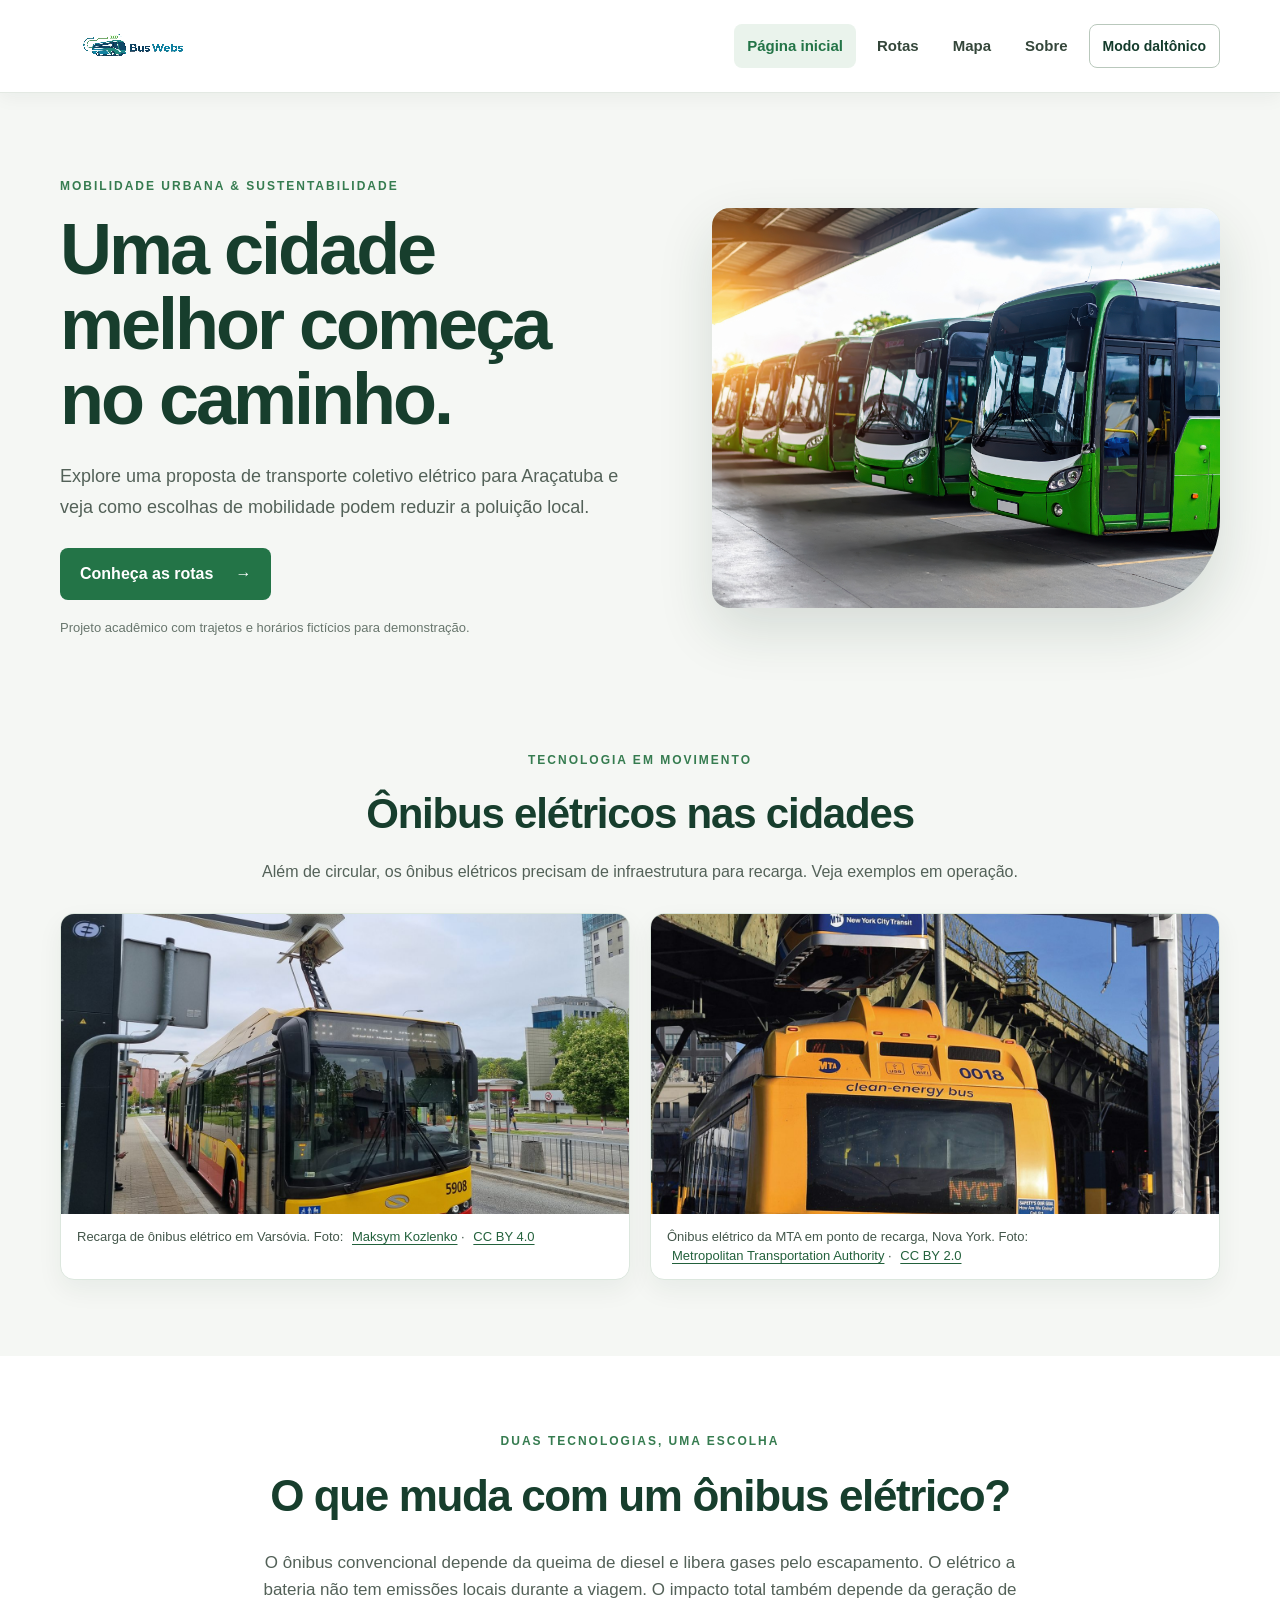
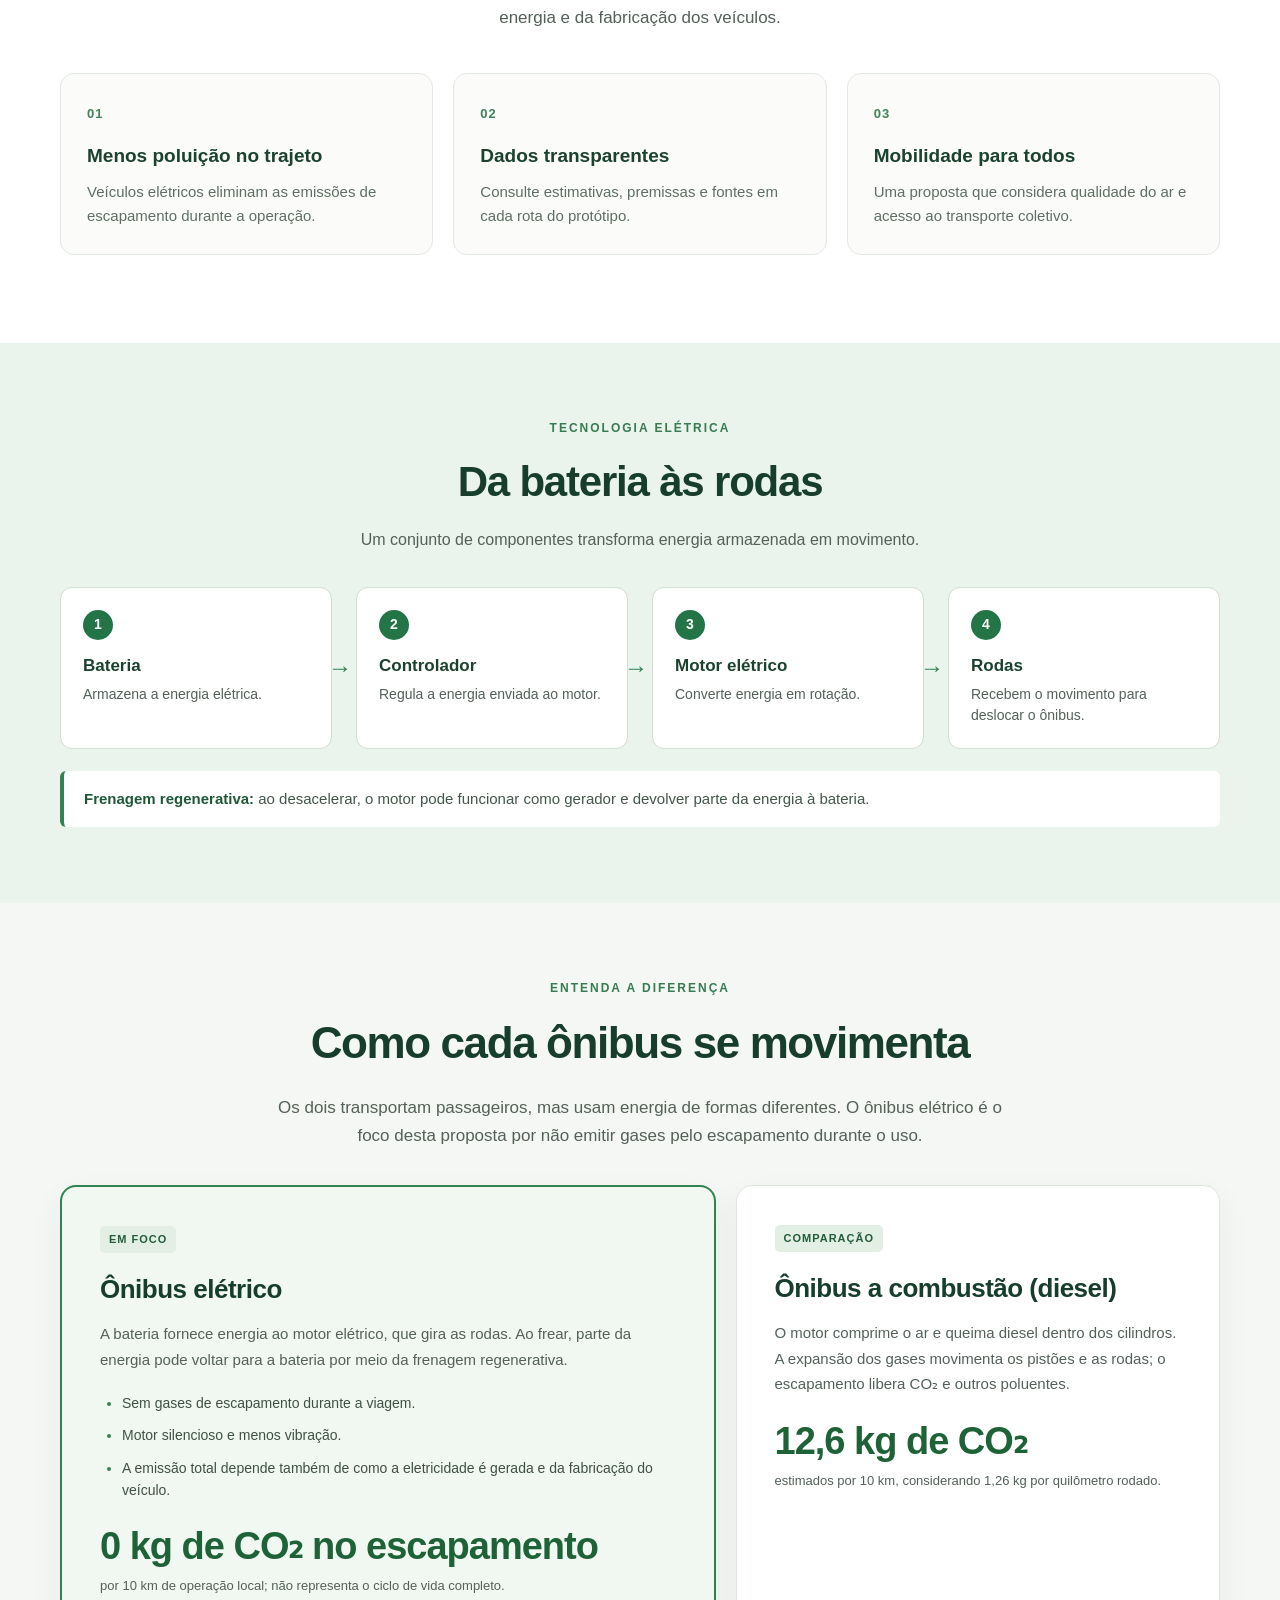
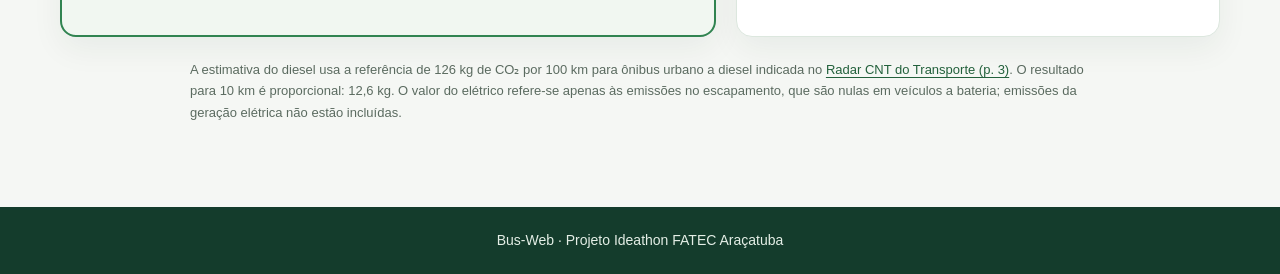
<file: index.html>
<!DOCTYPE html>
<html lang="pt-BR">
<head>
    <meta charset="UTF-8">
    <meta name="viewport" content="width=device-width, initial-scale=1.0">
    <meta name="description" content="Conheça uma proposta de mobilidade urbana mais limpa para Araçatuba e compare ônibus a diesel e elétricos.">
    <title>Bus-Web | Mobilidade que transforma</title>
    <link rel="stylesheet" href="style/nav-bar-style.css">
    <link rel="stylesheet" href="style/index-style.css">
    <link rel="shortcut icon" href="imagens/fav/favicon.png" type="image/x-icon">
</head>
<body>
    <a class="skip-link" href="#conteudo">Pular para o conteúdo</a>
    <nav class="navbar" aria-label="Navegação principal"><ul class="nav-bar-links"></ul></nav>
    <main id="conteudo">
        <section class="hero">
            <div class="hero-conteudo">
                <p class="sobretitulo">MOBILIDADE URBANA &amp; SUSTENTABILIDADE</p>
                <h1>Uma cidade melhor começa no caminho.</h1>
                <p class="hero-descricao">Explore uma proposta de transporte coletivo elétrico para Araçatuba e veja como escolhas de mobilidade podem reduzir a poluição local.</p>
                <a class="botao-principal" href="pages/rotas.html">Conheça as rotas <span aria-hidden="true">→</span></a>
                <p class="nota-prototipo">Projeto acadêmico com trajetos e horários fictícios para demonstração.</p>
            </div>
            <div class="hero-imagem"><img src="imagens/onibusverdin.jpeg" alt="Ônibus elétrico verde em uma via urbana"></div>
        </section>
        <section class="galeria-eletrica" aria-labelledby="galeria-titulo">
            <div class="galeria-cabecalho">
                <p class="sobretitulo">TECNOLOGIA EM MOVIMENTO</p>
                <h2 id="galeria-titulo">Ônibus elétricos nas cidades</h2>
                <p>Além de circular, os ônibus elétricos precisam de infraestrutura para recarga. Veja exemplos em operação.</p>
            </div>
            <div class="galeria-fotos">
                <figure>
                    <img src="imagens/galeria/onibus-eletrico-recarga-varsovia-web.jpg" alt="Ônibus elétrico conectado a uma estação de recarga em Varsóvia" loading="lazy" width="1400" height="1050">
                    <figcaption>Recarga de ônibus elétrico em Varsóvia. Foto: <a href="https://commons.wikimedia.org/wiki/File:2024-0%3D424_Electric_bus_charging_in_Warsaw.jpg" target="_blank" rel="noopener noreferrer">Maksym Kozlenko</a> · <a href="https://creativecommons.org/licenses/by/4.0/" target="_blank" rel="noopener noreferrer">CC BY 4.0</a></figcaption>
                </figure>
                <figure>
                    <img src="imagens/galeria/onibus-eletrico-mta-recarga-web.jpg" alt="Ônibus elétrico da MTA em estação de recarga em Nova York" loading="lazy" width="1400" height="1794">
                    <figcaption>Ônibus elétrico da MTA em ponto de recarga, Nova York. Foto: <a href="https://commons.wikimedia.org/wiki/File:Electric_Bus_at_Charging_Station_(39845241680).jpg" target="_blank" rel="noopener noreferrer">Metropolitan Transportation Authority</a> · <a href="https://creativecommons.org/licenses/by/2.0/" target="_blank" rel="noopener noreferrer">CC BY 2.0</a></figcaption>
                </figure>
            </div>
        </section>
        <section class="intro" aria-labelledby="comparar-titulo">
            <p class="sobretitulo">DUAS TECNOLOGIAS, UMA ESCOLHA</p>
            <h2 id="comparar-titulo">O que muda com um ônibus elétrico?</h2>
            <p>O ônibus convencional depende da queima de diesel e libera gases pelo escapamento. O elétrico a bateria não tem emissões locais durante a viagem. O impacto total também depende da geração de energia e da fabricação dos veículos.</p>
            <div class="destaques">
                <article><span class="destaque-icone" aria-hidden="true">01</span><h3>Menos poluição no trajeto</h3><p>Veículos elétricos eliminam as emissões de escapamento durante a operação.</p></article>
                <article><span class="destaque-icone" aria-hidden="true">02</span><h3>Dados transparentes</h3><p>Consulte estimativas, premissas e fontes em cada rota do protótipo.</p></article>
                <article><span class="destaque-icone" aria-hidden="true">03</span><h3>Mobilidade para todos</h3><p>Uma proposta que considera qualidade do ar e acesso ao transporte coletivo.</p></article>
            </div>
        </section>
        <section class="funcionamento-eletrico" aria-labelledby="funcionamento-titulo">
            <div class="funcionamento-cabecalho">
                <p class="sobretitulo">TECNOLOGIA ELÉTRICA</p>
                <h2 id="funcionamento-titulo">Da bateria às rodas</h2>
                <p>Um conjunto de componentes transforma energia armazenada em movimento.</p>
            </div>
            <ol class="etapas-eletricas" aria-label="Etapas do funcionamento do ônibus elétrico">
                <li><span class="etapa-numero">1</span><strong>Bateria</strong><span>Armazena a energia elétrica.</span></li>
                <li><span class="etapa-numero">2</span><strong>Controlador</strong><span>Regula a energia enviada ao motor.</span></li>
                <li><span class="etapa-numero">3</span><strong>Motor elétrico</strong><span>Converte energia em rotação.</span></li>
                <li><span class="etapa-numero">4</span><strong>Rodas</strong><span>Recebem o movimento para deslocar o ônibus.</span></li>
            </ol>
            <p class="frenagem-regenerativa"><strong>Frenagem regenerativa:</strong> ao desacelerar, o motor pode funcionar como gerador e devolver parte da energia à bateria.</p>
        </section>
        <section class="comparativo-tecnologias" aria-labelledby="tecnologias-titulo">
            <div class="comparativo-cabecalho">
                <p class="sobretitulo">ENTENDA A DIFERENÇA</p>
                <h2 id="tecnologias-titulo">Como cada ônibus se movimenta</h2>
                <p>Os dois transportam passageiros, mas usam energia de formas diferentes. O ônibus elétrico é o foco desta proposta por não emitir gases pelo escapamento durante o uso.</p>
            </div>
            <div class="tecnologias-grade">
                <article class="tecnologia-eletrica">
                    <span class="tecnologia-selo">EM FOCO</span>
                    <h3>Ônibus elétrico</h3>
                    <p class="tecnologia-resumo">A bateria fornece energia ao motor elétrico, que gira as rodas. Ao frear, parte da energia pode voltar para a bateria por meio da frenagem regenerativa.</p>
                    <ul>
                        <li>Sem gases de escapamento durante a viagem.</li>
                        <li>Motor silencioso e menos vibração.</li>
                        <li>A emissão total depende também de como a eletricidade é gerada e da fabricação do veículo.</li>
                    </ul>
                    <p class="emissao-destaque">0 kg de CO₂ no escapamento</p>
                    <p class="emissao-legenda">por 10 km de operação local; não representa o ciclo de vida completo.</p>
                </article>
                <article class="tecnologia-combustao">
                    <span class="tecnologia-selo">COMPARAÇÃO</span>
                    <h3>Ônibus a combustão (diesel)</h3>
                    <p class="tecnologia-resumo">O motor comprime o ar e queima diesel dentro dos cilindros. A expansão dos gases movimenta os pistões e as rodas; o escapamento libera CO₂ e outros poluentes.</p>
                    <p class="emissao-destaque">12,6 kg de CO₂</p>
                    <p class="emissao-legenda">estimados por 10 km, considerando 1,26 kg por quilômetro rodado.</p>
                </article>
            </div>
            <p class="base-calculo">A estimativa do diesel usa a referência de 126 kg de CO₂ por 100 km para ônibus urbano a diesel indicada no <a href="https://despoluir.org.br/wp-content/uploads/2025/07/Radar-CNT-do-Transporte-Comparativos-de-emissoes-no-transporte.pdf" target="_blank" rel="noopener noreferrer">Radar CNT do Transporte (p. 3)</a>. O resultado para 10 km é proporcional: 12,6 kg. O valor do elétrico refere-se apenas às emissões no escapamento, que são nulas em veículos a bateria; emissões da geração elétrica não estão incluídas.</p>
        </section>
    </main>
    <footer class="rodape-site"><p>Bus-Web · Projeto Ideathon FATEC Araçatuba</p></footer>
    <script type="module" src="scripts/navBar.js"></script>
</body>
</html>
</file>
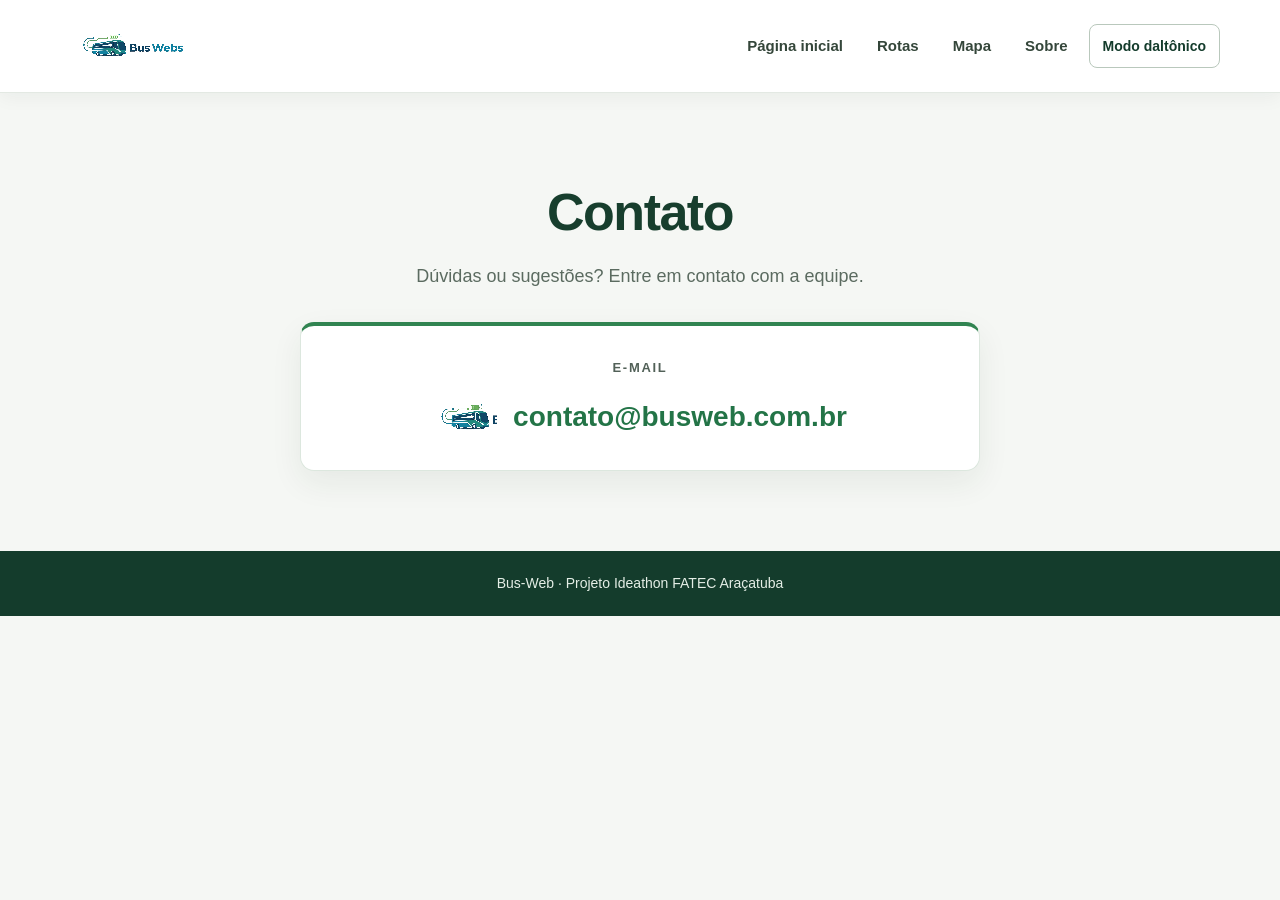
<file: pages/contato.html>
<!DOCTYPE html>
<html lang="pt-br">
<head>
    <meta charset="UTF-8">
    <meta name="viewport" content="width=device-width, initial-scale=1.0">
    <title>Contato | Bus-Web</title>
    <link rel="shortcut icon" href="../imagens/fav/favicon.png" type="image/x-icon">
    <link rel="stylesheet" href="../style/nav-bar-style.css">
    <!-- Complementa o estilo da navegação sem alterar as outras páginas. -->
    <link rel="stylesheet" href="../style/contato-style.css">
</head>
<body class="pagina-contato">
    <a class="skip-link" href="#conteudo">Pular para o conteúdo</a>
    <nav class="navbar" aria-label="Navegação principal"><ul class="nav-bar-links"></ul></nav>

    <main class="contato container" id="conteudo">
        <h1>Contato</h1>
        <p class="contato-descricao">Dúvidas ou sugestões? Entre em contato com a equipe.</p>

        <section class="contato-email" aria-labelledby="email-titulo">
            <h2 id="email-titulo">E-mail</h2>
            <div class="contato-email-linha">
                <!-- svgView recorta só o ônibus do logo; a imagem é decorativa. -->
                <img class="contato-icone" src="../imagens/logo/logobus.svg#svgView(viewBox(80,171,386,217))" width="64" height="36" alt="" aria-hidden="true">
                <p class="contato-endereco">contato@busweb.com.br</p>
            </div>
        </section>
    </main>

    <footer class="rodape-site"><p>Bus-Web · Projeto Ideathon FATEC Araçatuba</p></footer>
    <script type="module" src="../scripts/navBar.js"></script>
</body>
</html>
</file>
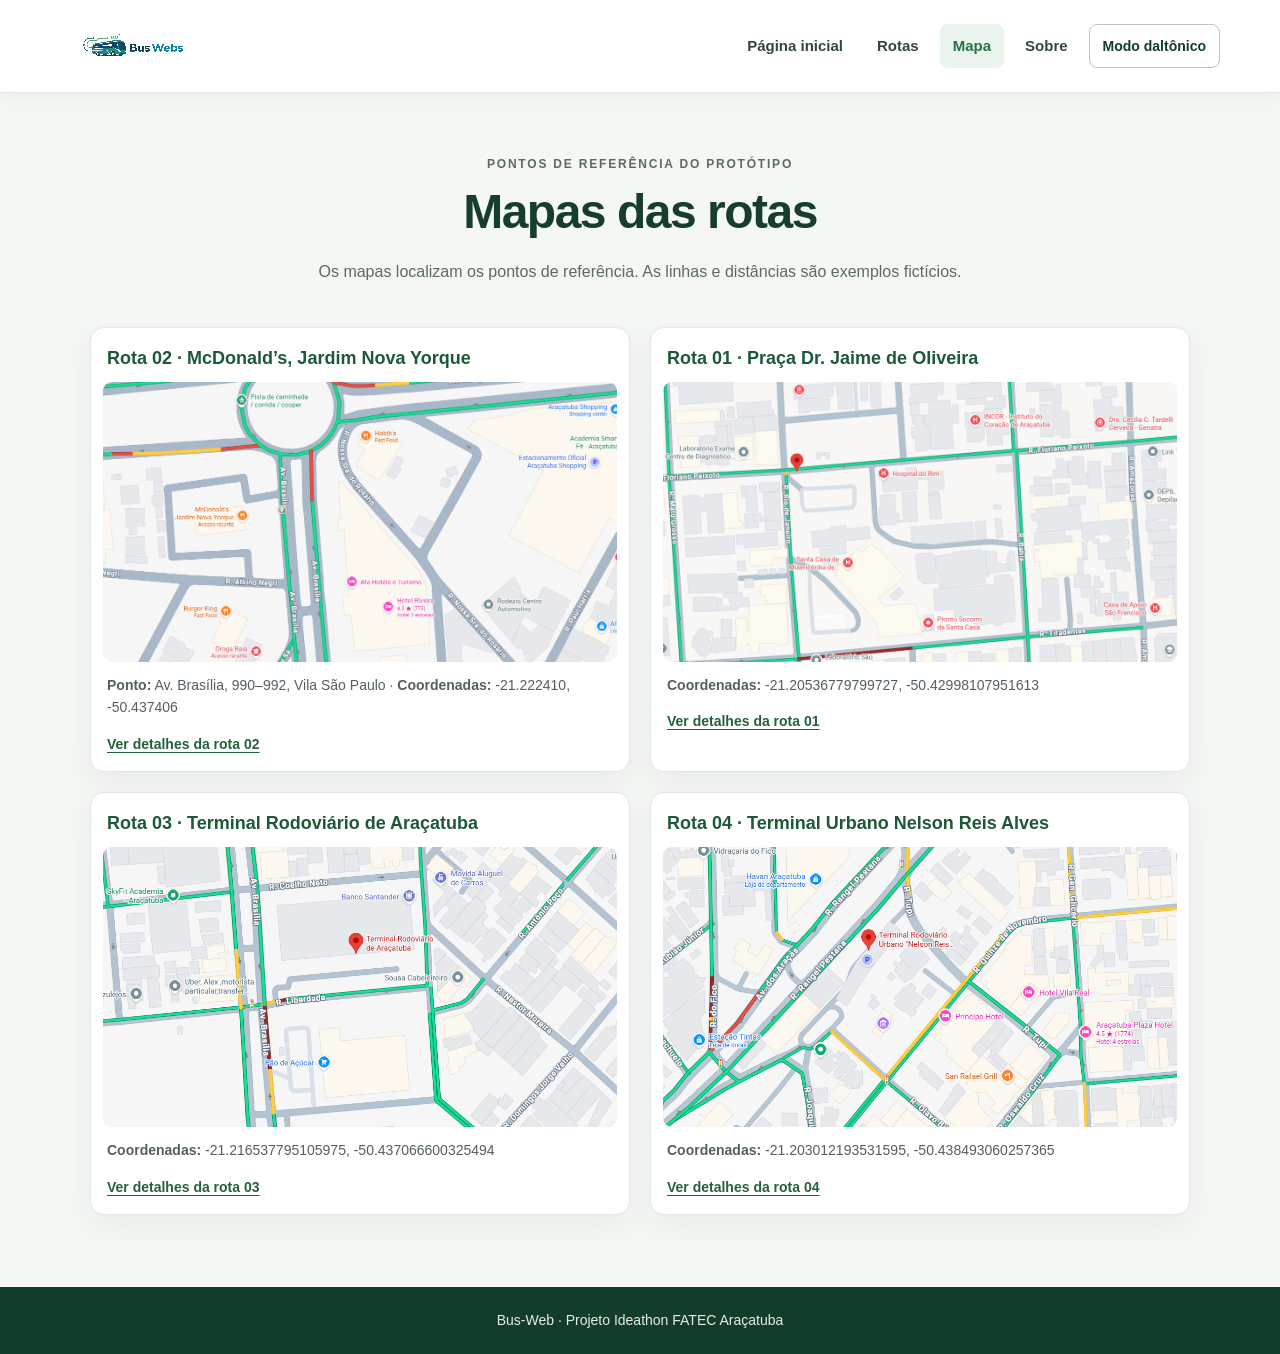
<file: pages/mapa.html>
<!DOCTYPE html>
<html lang="pt-BR">
<head>
    <meta charset="UTF-8">
    <meta name="viewport" content="width=device-width, initial-scale=1.0">
    <title>Mapa dos pontos | Bus-Web</title>
    <link rel="stylesheet" href="../style/nav-bar-style.css">
    <link rel="stylesheet" href="../style/mapas.css">
    <link rel="shortcut icon" href="../imagens/fav/favicon.png" type="image/x-icon">
</head>
<body>
    <a class="skip-link" href="#conteudo">Pular para o conteúdo</a>
    <nav class="navbar" aria-label="Navegação principal"><ul class="nav-bar-links"></ul></nav>
    <header class="cabecalho">
        <p class="mapa-sobretitulo">PONTOS DE REFERÊNCIA DO PROTÓTIPO</p>
        <h1>Mapas das rotas</h1>
        <p>Os mapas localizam os pontos de referência. As linhas e distâncias são exemplos fictícios.</p>
    </header>
    <main class="container" id="conteudo">
        <section class="grade-mapas" aria-label="Mapas associados às rotas de exemplo">
            <article class="mapa">
                <h2>Rota 02 · McDonald’s, Jardim Nova Yorque</h2>
                <img src="../imagens/mapa/mapa1.png" alt="Mapa do McDonald’s na Avenida Brasília, próximo ao Araçatuba Shopping">
                <p class="localizacao"><strong>Ponto:</strong> Av. Brasília, 990–992, Vila São Paulo · <strong>Coordenadas:</strong> -21.222410, -50.437406</p>
                <a class="link-rota" href="rotas.html#TituloRota2">Ver detalhes da rota 02</a>
            </article>
            <article class="mapa">
                <h2>Rota 01 · Praça Dr. Jaime de Oliveira</h2>
                <img src="../imagens/mapa/mapa2.png" alt="Mapa do ponto da Praça Dr. Jaime de Oliveira, próximo à Rua Rio de Janeiro">
                <p class="localizacao"><strong>Coordenadas:</strong> -21.20536779799727, -50.42998107951613</p>
                <a class="link-rota" href="rotas.html#TituloRota1">Ver detalhes da rota 01</a>
            </article>
            <article class="mapa">
                <h2>Rota 03 · Terminal Rodoviário de Araçatuba</h2>
                <img src="../imagens/mapa/mapa3.png" alt="Mapa do Terminal Rodoviário de Araçatuba na Rua Liberdade">
                <p class="localizacao"><strong>Coordenadas:</strong> -21.216537795105975, -50.437066600325494</p>
                <a class="link-rota" href="rotas.html#TituloRota3">Ver detalhes da rota 03</a>
            </article>
            <article class="mapa">
                <h2>Rota 04 · Terminal Urbano Nelson Reis Alves</h2>
                <img src="../imagens/mapa/mapa4.png" alt="Mapa do Terminal Rodoviário Urbano Nelson Reis Alves na Rua Tupinambás">
                <p class="localizacao"><strong>Coordenadas:</strong> -21.203012193531595, -50.438493060257365</p>
                <a class="link-rota" href="rotas.html#TituloRota4">Ver detalhes da rota 04</a>
            </article>
        </section>
    </main>
    <footer class="rodape-site"><p>Bus-Web · Projeto Ideathon FATEC Araçatuba</p></footer>
    <script type="module" src="../scripts/navBar.js"></script>
</body>
</html>
</file>
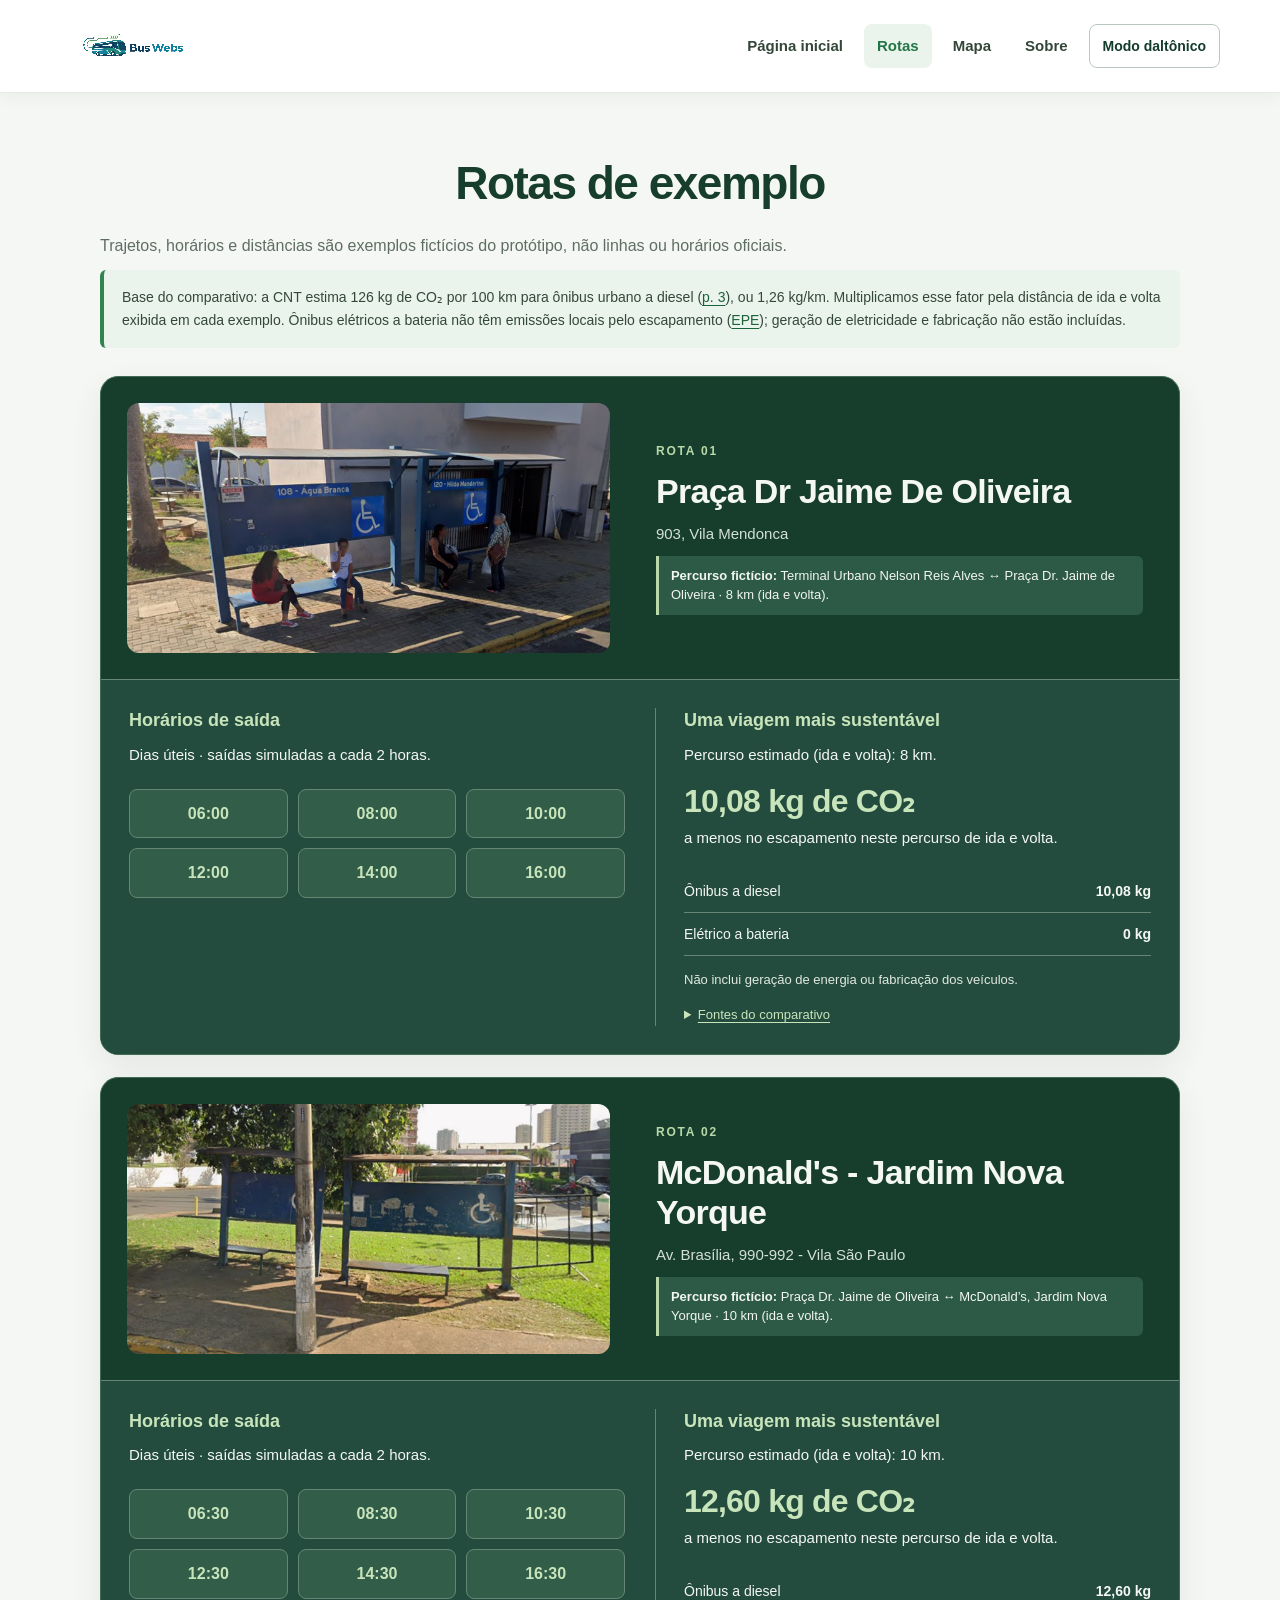
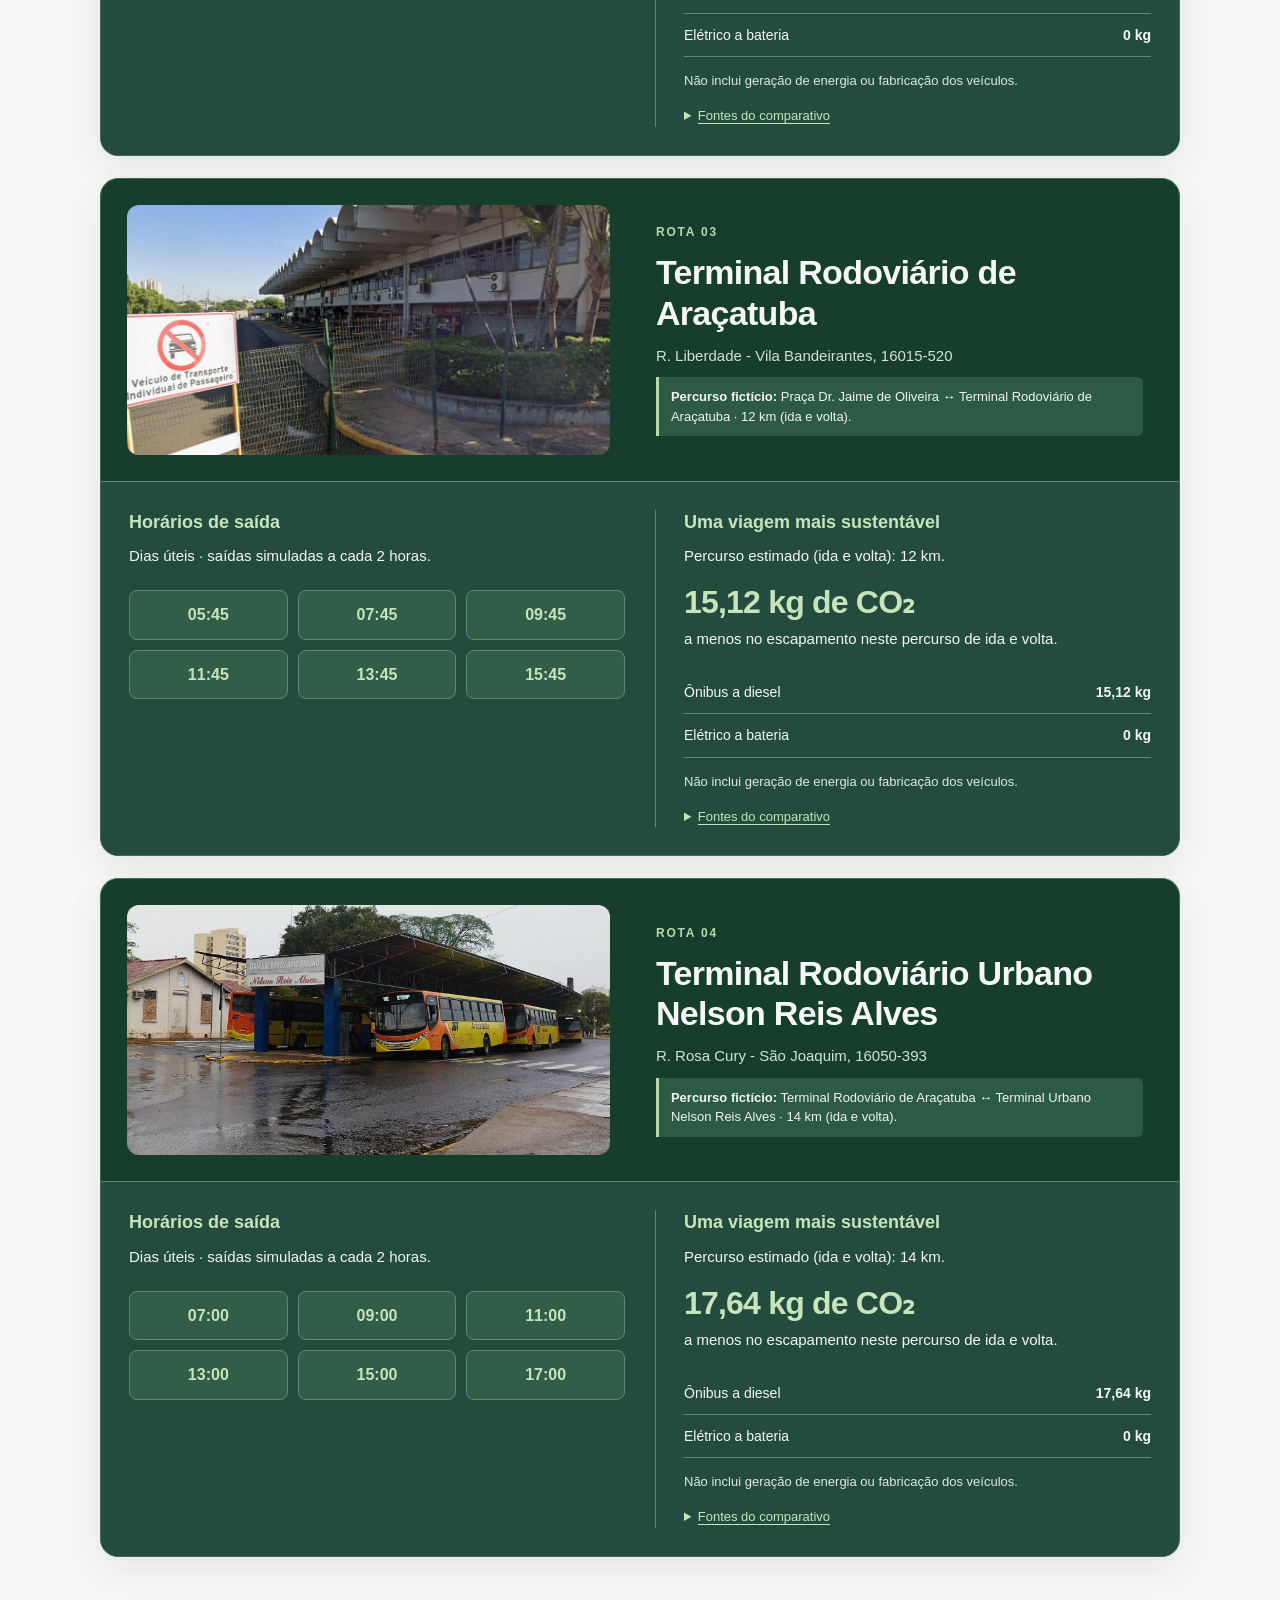
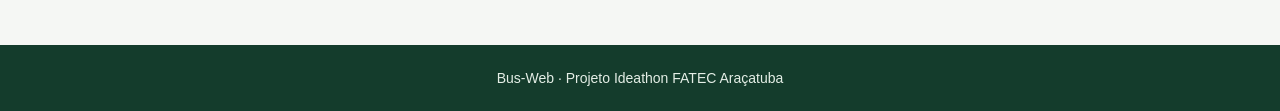
<file: pages/rotas.html>
<!DOCTYPE html>
<html lang="pt-br">
<head>
    <meta charset="UTF-8">
    <meta name="viewport" content="width=device-width, initial-scale=1.0">
    <title>Rotas | BusWebs</title>
    <link rel="stylesheet" href="../style/nav-bar-style.css">
    <link rel="stylesheet" href="../style/rotas-style.css">
    <link rel="shortcut icon" href="../imagens/fav/favicon.png" type="image/x-icon">
</head>
<body class="pagina-rotas">
    <a class="skip-link" href="#conteudo">Pular para o conteúdo</a>
    <nav class="navbar" aria-label="Navegação principal"><ul class="nav-bar-links"></ul></nav>

    <!--Área onde fica As Rotas para o usuário selecionar-->
    <section>
        <h1>Rotas de exemplo</h1>
        <p class="AvisoRotas">Trajetos, horários e distâncias são exemplos fictícios do protótipo, não linhas ou horários oficiais.</p>
        <p class="NotaEmissoes">Base do comparativo: a CNT estima 126 kg de CO₂ por 100 km para ônibus urbano a diesel (<a href="https://despoluir.org.br/wp-content/uploads/2025/07/Radar-CNT-do-Transporte-Comparativos-de-emissoes-no-transporte.pdf" target="_blank" rel="noopener noreferrer">p. 3</a>), ou 1,26 kg/km. Multiplicamos esse fator pela distância de ida e volta exibida em cada exemplo. Ônibus elétricos a bateria não têm emissões locais pelo escapamento (<a href="https://www.epe.gov.br/pt/publicacoes-dados-abertos/publicacoes/nova-versao-da-ferramenta-para-avaliacao-de-viabilidade-de-onibus-eletrico" target="_blank" rel="noopener noreferrer">EPE</a>); geração de eletricidade e fabricação não estão incluídas.</p>
        <main class="container" id="conteudo">

        <!-- Rota 1: horários e comparativo aparecem junto ao trajeto. -->
        <div class="Rota-1" role="article" aria-labelledby="TituloRota1">
            <div class="ResumoRota">
                <div class="AreaImagem1 AreaImagemRota">
                    <img width="500px" src="../imagens/903, Vila Mendonca.png" alt="Ponto de ônibus: Praça Dr Jaime De Oliveira">
                </div>
                <div class="AreaTexto1 AreaTextoRota">
                    <p class="NumeroRota">Rota 01</p>
                    <h3 class="NomeRota" id="TituloRota1">Praça Dr Jaime De Oliveira</h3>
                    <p class="EnderecoRota">903, Vila Mendonca</p>
                    <p class="TrechoRota"><strong>Percurso fictício:</strong> Terminal Urbano Nelson Reis Alves ↔ Praça Dr. Jaime de Oliveira · 8 km (ida e volta).</p>
                </div>
            </div>
            <div class="InformacoesRota" id="InformacoesRota1" role="region" aria-labelledby="TituloHorarios1">
                <div class="ConteudoInformacoes">
                    <div class="HorariosRota">
                        <h3 id="TituloHorarios1">Horários de saída</h3>
                        <p>Dias úteis · saídas simuladas a cada 2 horas.</p>
                        <ul class="ListaHorarios" aria-label="Horários simulados de saída">
                            <li><time datetime="06:00">06:00</time></li>
                            <li><time datetime="08:00">08:00</time></li>
                            <li><time datetime="10:00">10:00</time></li>
                            <li><time datetime="12:00">12:00</time></li>
                            <li><time datetime="14:00">14:00</time></li>
                            <li><time datetime="16:00">16:00</time></li>
                        </ul>
                    </div>
                    <div class="EconomiaRota">
                        <h3>Uma viagem mais sustentável</h3>
                        <p class="DistanciaPercurso">Percurso estimado (ida e volta): 8 km.</p>
                        <p class="ValorEconomia">10,08 kg de CO₂</p>
                        <p>a menos no escapamento neste percurso de ida e volta.</p>
                        <dl class="ComparativoCO2">
                            <div><dt>Ônibus a diesel</dt><dd>10,08 kg</dd></div>
                            <div><dt>Elétrico a bateria</dt><dd>0 kg</dd></div>
                        </dl>
                        <p class="BaseComparativo">Não inclui geração de energia ou fabricação dos veículos.</p>
                        <details class="FontesComparativo">
                            <summary>Fontes do comparativo</summary>
                            <p>A <a href="https://despoluir.org.br/wp-content/uploads/2025/07/Radar-CNT-do-Transporte-Comparativos-de-emissoes-no-transporte.pdf" target="_blank" rel="noopener noreferrer">CNT, página 3</a>, considera um ônibus urbano a diesel com 70 passageiros e 126 kg de CO₂ por 100 km. A <a href="https://www.epe.gov.br/pt/publicacoes-dados-abertos/publicacoes/nova-versao-da-ferramenta-para-avaliacao-de-viabilidade-de-onibus-eletrico" target="_blank" rel="noopener noreferrer">EPE</a> descreve as emissões locais nulas dos ônibus elétricos a bateria. O cálculo multiplica 1,26 kg de CO₂ por km pelo percurso estimado de ida e volta indicado no cartão. As distâncias são exemplos do protótipo.</p>
                        </details>
                    </div>
                </div>
            </div>
        </div>

        <!-- Rota 2: horários e comparativo aparecem junto ao trajeto. -->
        <div class="Rota-2" role="article" aria-labelledby="TituloRota2">
            <div class="ResumoRota">
                <div class="AreaImagem2 AreaImagemRota">
                    <img width="500px" src="../imagens/Av. Brasília, 990-992 - Vila Sao Paulo.png" alt="Ponto de ônibus: McDonald's - Jardim Nova Yorque">
                </div>
                <div class="AreaTexto2 AreaTextoRota">
                    <p class="NumeroRota">Rota 02</p>
                    <h3 class="NomeRota" id="TituloRota2">McDonald's - Jardim Nova Yorque</h3>
                    <p class="EnderecoRota">Av. Brasília, 990-992 - Vila São Paulo</p>
                    <p class="TrechoRota"><strong>Percurso fictício:</strong> Praça Dr. Jaime de Oliveira ↔ McDonald’s, Jardim Nova Yorque · 10 km (ida e volta).</p>
                </div>
            </div>
            <div class="InformacoesRota" id="InformacoesRota2" role="region" aria-labelledby="TituloHorarios2">
                <div class="ConteudoInformacoes">
                    <div class="HorariosRota">
                        <h3 id="TituloHorarios2">Horários de saída</h3>
                        <p>Dias úteis · saídas simuladas a cada 2 horas.</p>
                        <ul class="ListaHorarios" aria-label="Horários simulados de saída">
                            <li><time datetime="06:30">06:30</time></li>
                            <li><time datetime="08:30">08:30</time></li>
                            <li><time datetime="10:30">10:30</time></li>
                            <li><time datetime="12:30">12:30</time></li>
                            <li><time datetime="14:30">14:30</time></li>
                            <li><time datetime="16:30">16:30</time></li>
                        </ul>
                    </div>
                    <div class="EconomiaRota">
                        <h3>Uma viagem mais sustentável</h3>
                        <p class="DistanciaPercurso">Percurso estimado (ida e volta): 10 km.</p>
                        <p class="ValorEconomia">12,60 kg de CO₂</p>
                        <p>a menos no escapamento neste percurso de ida e volta.</p>
                        <dl class="ComparativoCO2">
                            <div><dt>Ônibus a diesel</dt><dd>12,60 kg</dd></div>
                            <div><dt>Elétrico a bateria</dt><dd>0 kg</dd></div>
                        </dl>
                        <p class="BaseComparativo">Não inclui geração de energia ou fabricação dos veículos.</p>
                        <details class="FontesComparativo">
                            <summary>Fontes do comparativo</summary>
                            <p>A <a href="https://despoluir.org.br/wp-content/uploads/2025/07/Radar-CNT-do-Transporte-Comparativos-de-emissoes-no-transporte.pdf" target="_blank" rel="noopener noreferrer">CNT, página 3</a>, considera um ônibus urbano a diesel com 70 passageiros e 126 kg de CO₂ por 100 km. A <a href="https://www.epe.gov.br/pt/publicacoes-dados-abertos/publicacoes/nova-versao-da-ferramenta-para-avaliacao-de-viabilidade-de-onibus-eletrico" target="_blank" rel="noopener noreferrer">EPE</a> descreve as emissões locais nulas dos ônibus elétricos a bateria. O cálculo multiplica 1,26 kg de CO₂ por km pelo percurso estimado de ida e volta indicado no cartão. As distâncias são exemplos do protótipo.</p>
                        </details>
                    </div>
                </div>
            </div>
        </div>

        <!-- Rota 3: horários e comparativo aparecem junto ao trajeto. -->
        <div class="Rota-3" role="article" aria-labelledby="TituloRota3">
            <div class="ResumoRota">
                <div class="AreaImagem3 AreaImagemRota">
                    <img width="500px" src="../imagens/Terminal Rodoviário de Araçatuba.png" alt="Ponto de ônibus: Terminal Rodoviário de Araçatuba">
                </div>
                <div class="AreaTexto3 AreaTextoRota">
                    <p class="NumeroRota">Rota 03</p>
                    <h3 class="NomeRota" id="TituloRota3">Terminal Rodoviário de Araçatuba</h3>
                    <p class="EnderecoRota">R. Liberdade - Vila Bandeirantes, 16015-520</p>
                    <p class="TrechoRota"><strong>Percurso fictício:</strong> Praça Dr. Jaime de Oliveira ↔ Terminal Rodoviário de Araçatuba · 12 km (ida e volta).</p>
                </div>
            </div>
            <div class="InformacoesRota" id="InformacoesRota3" role="region" aria-labelledby="TituloHorarios3">
                <div class="ConteudoInformacoes">
                    <div class="HorariosRota">
                        <h3 id="TituloHorarios3">Horários de saída</h3>
                        <p>Dias úteis · saídas simuladas a cada 2 horas.</p>
                        <ul class="ListaHorarios" aria-label="Horários simulados de saída">
                            <li><time datetime="05:45">05:45</time></li>
                            <li><time datetime="07:45">07:45</time></li>
                            <li><time datetime="09:45">09:45</time></li>
                            <li><time datetime="11:45">11:45</time></li>
                            <li><time datetime="13:45">13:45</time></li>
                            <li><time datetime="15:45">15:45</time></li>
                        </ul>
                    </div>
                    <div class="EconomiaRota">
                        <h3>Uma viagem mais sustentável</h3>
                        <p class="DistanciaPercurso">Percurso estimado (ida e volta): 12 km.</p>
                        <p class="ValorEconomia">15,12 kg de CO₂</p>
                        <p>a menos no escapamento neste percurso de ida e volta.</p>
                        <dl class="ComparativoCO2">
                            <div><dt>Ônibus a diesel</dt><dd>15,12 kg</dd></div>
                            <div><dt>Elétrico a bateria</dt><dd>0 kg</dd></div>
                        </dl>
                        <p class="BaseComparativo">Não inclui geração de energia ou fabricação dos veículos.</p>
                        <details class="FontesComparativo">
                            <summary>Fontes do comparativo</summary>
                            <p>A <a href="https://despoluir.org.br/wp-content/uploads/2025/07/Radar-CNT-do-Transporte-Comparativos-de-emissoes-no-transporte.pdf" target="_blank" rel="noopener noreferrer">CNT, página 3</a>, considera um ônibus urbano a diesel com 70 passageiros e 126 kg de CO₂ por 100 km. A <a href="https://www.epe.gov.br/pt/publicacoes-dados-abertos/publicacoes/nova-versao-da-ferramenta-para-avaliacao-de-viabilidade-de-onibus-eletrico" target="_blank" rel="noopener noreferrer">EPE</a> descreve as emissões locais nulas dos ônibus elétricos a bateria. O cálculo multiplica 1,26 kg de CO₂ por km pelo percurso estimado de ida e volta indicado no cartão. As distâncias são exemplos do protótipo.</p>
                        </details>
                    </div>
                </div>
            </div>
        </div>

        <!-- Rota 4: horários e comparativo aparecem junto ao trajeto. -->
        <div class="Rota-4" role="article" aria-labelledby="TituloRota4">
            <div class="ResumoRota">
                <div class="AreaImagem4 AreaImagemRota">
                    <img width="500px" src="../imagens/Terminal Rodoviário Urbano Nelson Reis Alves.png" alt="Ponto de ônibus: Terminal Rodoviário Urbano Nelson Reis Alves">
                </div>
                <div class="AreaTexto4 AreaTextoRota">
                    <p class="NumeroRota">Rota 04</p>
                    <h3 class="NomeRota" id="TituloRota4">Terminal Rodoviário Urbano Nelson Reis Alves</h3>
                    <p class="EnderecoRota">R. Rosa Cury - São Joaquim, 16050-393</p>
                    <p class="TrechoRota"><strong>Percurso fictício:</strong> Terminal Rodoviário de Araçatuba ↔ Terminal Urbano Nelson Reis Alves · 14 km (ida e volta).</p>
                </div>
            </div>
            <div class="InformacoesRota" id="InformacoesRota4" role="region" aria-labelledby="TituloHorarios4">
                <div class="ConteudoInformacoes">
                    <div class="HorariosRota">
                        <h3 id="TituloHorarios4">Horários de saída</h3>
                        <p>Dias úteis · saídas simuladas a cada 2 horas.</p>
                        <ul class="ListaHorarios" aria-label="Horários simulados de saída">
                            <li><time datetime="07:00">07:00</time></li>
                            <li><time datetime="09:00">09:00</time></li>
                            <li><time datetime="11:00">11:00</time></li>
                            <li><time datetime="13:00">13:00</time></li>
                            <li><time datetime="15:00">15:00</time></li>
                            <li><time datetime="17:00">17:00</time></li>
                        </ul>
                    </div>
                    <div class="EconomiaRota">
                        <h3>Uma viagem mais sustentável</h3>
                        <p class="DistanciaPercurso">Percurso estimado (ida e volta): 14 km.</p>
                        <p class="ValorEconomia">17,64 kg de CO₂</p>
                        <p>a menos no escapamento neste percurso de ida e volta.</p>
                        <dl class="ComparativoCO2">
                            <div><dt>Ônibus a diesel</dt><dd>17,64 kg</dd></div>
                            <div><dt>Elétrico a bateria</dt><dd>0 kg</dd></div>
                        </dl>
                        <p class="BaseComparativo">Não inclui geração de energia ou fabricação dos veículos.</p>
                        <details class="FontesComparativo">
                            <summary>Fontes do comparativo</summary>
                            <p>A <a href="https://despoluir.org.br/wp-content/uploads/2025/07/Radar-CNT-do-Transporte-Comparativos-de-emissoes-no-transporte.pdf" target="_blank" rel="noopener noreferrer">CNT, página 3</a>, considera um ônibus urbano a diesel com 70 passageiros e 126 kg de CO₂ por 100 km. A <a href="https://www.epe.gov.br/pt/publicacoes-dados-abertos/publicacoes/nova-versao-da-ferramenta-para-avaliacao-de-viabilidade-de-onibus-eletrico" target="_blank" rel="noopener noreferrer">EPE</a> descreve as emissões locais nulas dos ônibus elétricos a bateria. O cálculo multiplica 1,26 kg de CO₂ por km pelo percurso estimado de ida e volta indicado no cartão. As distâncias são exemplos do protótipo.</p>
                        </details>
                    </div>
                </div>
            </div>
        </div>
        </main>
    </section>

    <footer class="rodape-site"><p>Bus-Web · Projeto Ideathon FATEC Araçatuba</p></footer>
    <script type= "module" src="../scripts/navBar.js"></script>
</body>
</html>
</file>
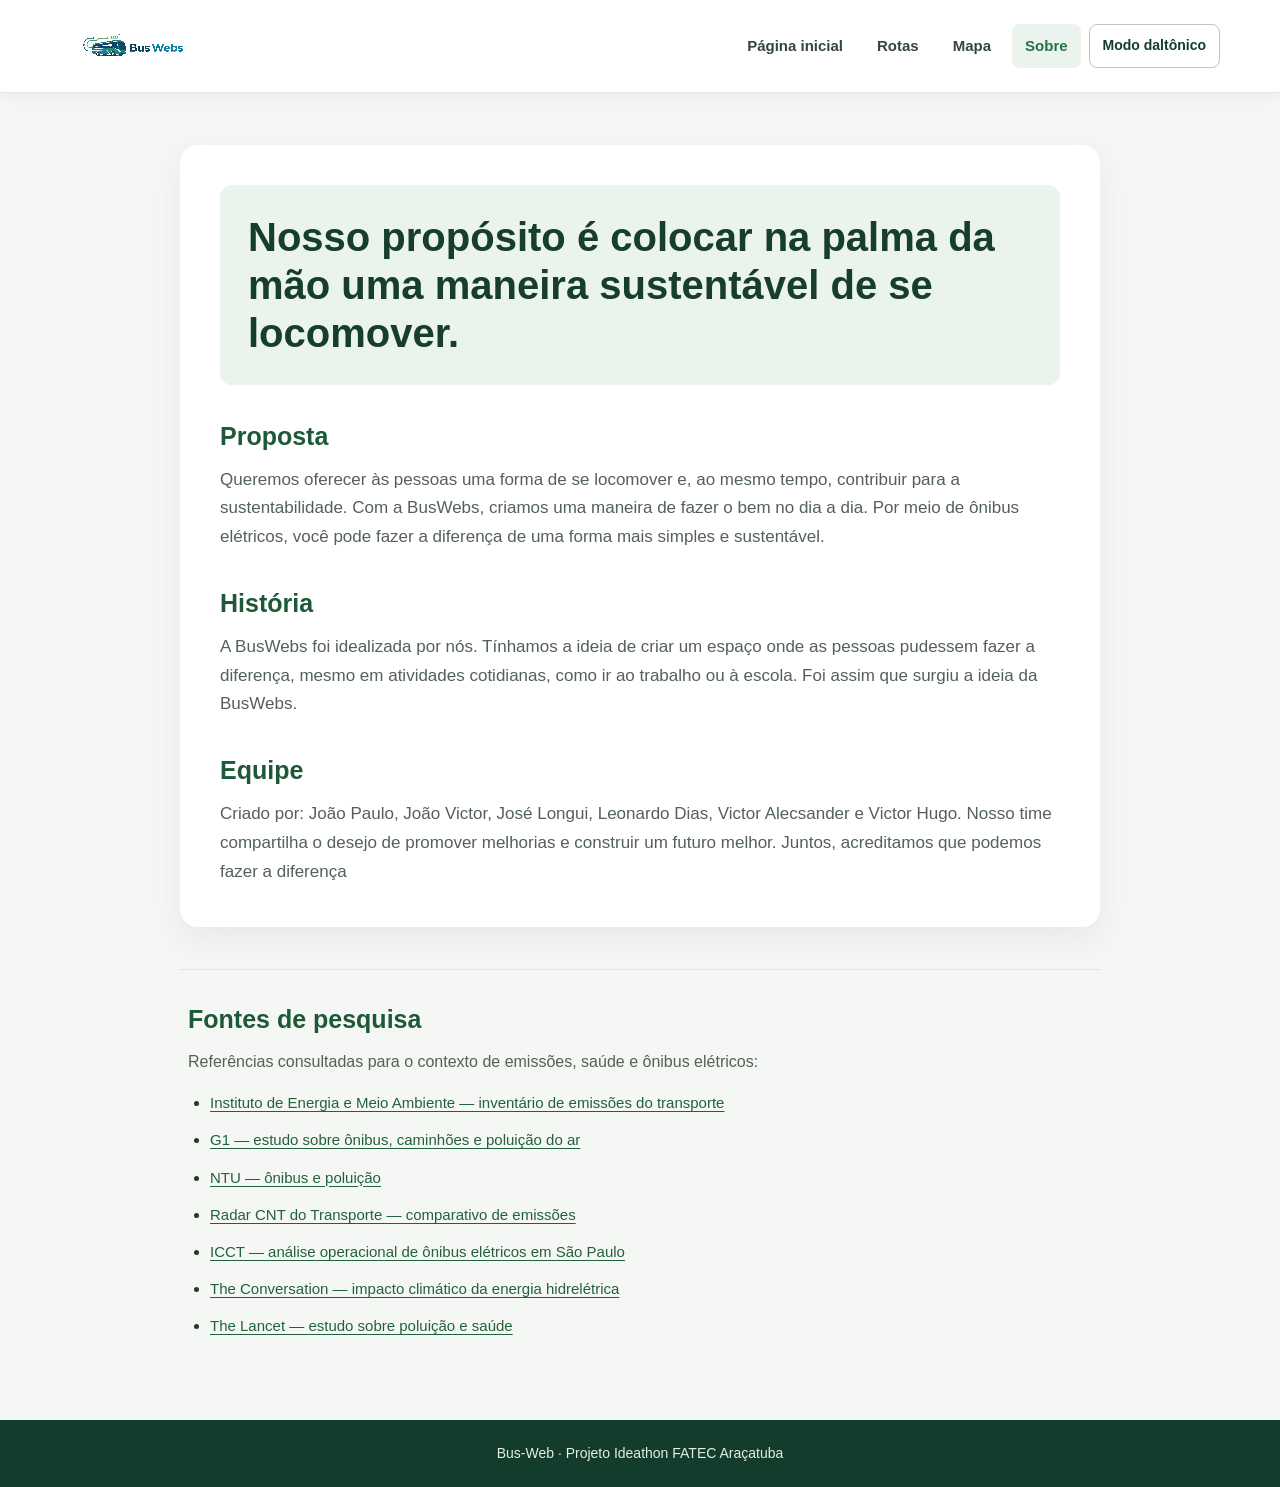
<file: pages/sobre.html>
<!DOCTYPE html>
<html lang="pt-br">
<head>
    <meta charset="UTF-8">
    <meta name="viewport" content="width=device-width, initial-scale=1.0">
    <title>Sobre | BusWebs</title>
    <link rel="stylesheet" href="../style/nav-bar-style.css">
    <link rel="stylesheet" href="../style/sobre-style.css">
    <link rel="shortcut icon" href="../imagens/fav/favicon.png" type="image/x-icon">
</head>
<body>
    <a class="skip-link" href="#conteudo">Pular para o conteúdo</a>
    <nav class="navbar" aria-label="Navegação principal"><ul class="nav-bar-links"></ul></nav>
   <main class="container" id="conteudo">
    <section class="tudo">
    
    <h1 class="proposito">Nosso propósito é colocar na palma da mão uma maneira sustentável de se locomover.</h1>

    <h2>Proposta</h2>

    <p>Queremos oferecer às pessoas uma forma de se locomover e, ao mesmo tempo, contribuir para a sustentabilidade. Com a BusWebs, criamos uma maneira de fazer o bem no dia a dia. Por meio de ônibus elétricos, você pode fazer a diferença de uma forma mais simples e sustentável.</p>

    <h2>História</h2>
    <p>A BusWebs foi idealizada por nós. Tínhamos a ideia de criar um espaço onde as pessoas pudessem fazer a diferença, mesmo em atividades cotidianas, como ir ao trabalho ou à escola. Foi assim que surgiu a ideia da BusWebs.</p>

    <h2>Equipe</h2>

    <p>Criado por: João Paulo, João Victor, José Longui, Leonardo Dias, Victor Alecsander e Victor Hugo.
    Nosso time compartilha o desejo de promover melhorias e construir um futuro melhor. Juntos, acreditamos que podemos fazer a diferença</p>
    </section>

    <section class="fontes-pesquisa" aria-labelledby="fontes-titulo">
        <h2 id="fontes-titulo">Fontes de pesquisa</h2>
        <p>Referências consultadas para o contexto de emissões, saúde e ônibus elétricos:</p>
        <ul>
            <li><a href="https://energiaeambiente.org.br/brasil-atualiza-inventario-de-emissoes-do-transporte-rodoviario-no-pais-20251202">Instituto de Energia e Meio Ambiente — inventário de emissões do transporte</a></li>
            <li><a href="https://g1.globo.com/sp/sao-paulo/noticia/onibus-e-caminhoes-a-diesel-sao-responsaveis-por-quase-metade-da-poluicao-do-ar-de-sp-diz-estudo-da-usp.ghtml">G1 — estudo sobre ônibus, caminhões e poluição do ar</a></li>
            <li><a href="https://ntu.org.br/ntu-urbano/33/poluicao-onibus-nao-e-causa-e-solucao">NTU — ônibus e poluição</a></li>
            <li><a href="https://despoluir.org.br/wp-content/uploads/2025/07/Radar-CNT-do-Transporte-Comparativos-de-emissoes-no-transporte.pdf">Radar CNT do Transporte — comparativo de emissões</a></li>
            <li><a href="https://theicct.org/publication/brazil-hvs-zebra-analise-operacion-onibus-eletricos-sao-paulo-nov22/">ICCT — análise operacional de ônibus elétricos em São Paulo</a></li>
            <li><a href="https://theconversation.com/energia-hidreletrica-brasileira-lidera-em-baixo-impacto-climatico-276687">The Conversation — impacto climático da energia hidrelétrica</a></li>
            <li><a href="https://www.thelancet.com/journals/lanhl/article/PIIS2666-7568(26)00118-2/fulltext">The Lancet — estudo sobre poluição e saúde</a></li>
        </ul>
    </section>
   </main>
    <footer class="rodape-site"><p>Bus-Web · Projeto Ideathon FATEC Araçatuba</p></footer>
    <script type="module" src="../scripts/navBar.js"></script>

</body>
</html>
</file>
<file: style/nav-bar-style.css>
:root {
    color-scheme: light;
    --verde-900: #143c2c;
    --verde-700: #237447;
    --verde-600: #318451;
    --verde-100: #eaf3ec;
    --texto: #1d2c23;
    --texto-suave: #526158;
    --superficie: #fff;
}
* { box-sizing: border-box; }
html { scroll-behavior: smooth; }
body { margin: 0; color: var(--texto); background: #f5f7f4; font-family: Inter, "Segoe UI", Arial, sans-serif; line-height: 1.6; }
.navbar { position: sticky; z-index: 10; top: 0; width: 100%; min-height: 78px; display: flex; align-items: center; justify-content: center; padding: 10px 28px; background: rgb(255 255 255 / 96%); border-bottom: 1px solid #e3e9e3; box-shadow: 0 4px 18px rgb(22 45 31 / 5%); }
.nav-bar-links { width: min(1160px, 100%); display: flex; align-items: center; justify-content: flex-end; gap: 8px; list-style: none; margin: 0; padding: 0; }
.nav-bar-links .nav-logo { margin-right: auto; }
.nav-bar-links img { display: block; width: 126px; height: 54px; object-fit: contain; }
.nav-bar-links a { display: inline-flex; align-items: center; min-height: 44px; padding: 9px 13px; border-radius: 8px; color: #34463a; font-size: 15px; font-weight: 650; text-decoration: none; transition: color .18s ease, background .18s ease; }
.nav-bar-links a:hover, .nav-bar-links a[aria-current="page"] { color: var(--verde-700); background: var(--verde-100); }
.botao-acessibilidade { min-height: 44px; padding: 9px 13px; border: 1px solid #b9c8bc; border-radius: 8px; background: white; color: var(--verde-900); font: inherit; font-size: 14px; font-weight: 650; cursor: pointer; }
.botao-acessibilidade[aria-pressed="true"] { color: white; background: var(--verde-900); border-color: var(--verde-900); }
a:focus-visible, button:focus-visible, summary:focus-visible { outline: 3px solid #d18a13; outline-offset: 3px; }
.rodape-site { padding: 22px; background: #143c2c; color: #e4eee6; text-align: center; font-size: 14px; }
.rodape-site p { margin: 0; }
.skip-link { position: absolute; z-index: 20; top: -100px; left: 16px; padding: 10px 14px; border-radius: 6px; background: #143c2c; color: #fff; font-weight: 700; }
.skip-link:focus { top: 12px; }

@media (max-width: 700px) {
    .navbar { position: relative; padding: 10px 16px; }
    .nav-bar-links { flex-wrap: wrap; justify-content: center; gap: 2px; }
    .nav-bar-links .nav-logo { flex: 1 0 100%; margin: 0 0 4px; text-align: center; }
    .nav-bar-links img { margin: auto; }
    .nav-bar-links a { padding: 8px 9px; font-size: 14px; }
}
@media (prefers-reduced-motion: reduce) { *, *::before, *::after { scroll-behavior: auto !important; transition-duration: .01ms !important; } }

/* Paleta alternativa para deuteranopia: azul-marinho e âmbar substituem os verdes como sinais visuais. */
body.modo-daltonismo { color: #172b4d; background: #f3f6fa; }
body.modo-daltonismo .navbar { background: #fff; border-color: #a9b9cc; }
body.modo-daltonismo .nav-bar-links a { color: #17324d; }
body.modo-daltonismo .nav-bar-links a:hover, body.modo-daltonismo .nav-bar-links a[aria-current="page"] { color: #102b46; background: #dce9f6; }
body.modo-daltonismo .botao-acessibilidade { color: #17324d; border-color: #17324d; }
body.modo-daltonismo .botao-acessibilidade[aria-pressed="true"] { color: #fff; background: #17324d; border-color: #17324d; }
body.modo-daltonismo main, body.modo-daltonismo section { filter: none; }
body.modo-daltonismo h1, body.modo-daltonismo h2, body.modo-daltonismo h3 { color: #17324d; }
body.modo-daltonismo .sobretitulo, body.modo-daltonismo .destaque-icone { color: #285c91; }
body.modo-daltonismo .hero-descricao, body.modo-daltonismo .intro > p:not(.sobretitulo), body.modo-daltonismo .destaques article p, body.modo-daltonismo .nota-prototipo { color: #425b75; }
body.modo-daltonismo .botao-principal { background: #17324d; color: #fff; }
body.modo-daltonismo .intro { background: #e8eff7; }
body.modo-daltonismo .destaques article, body.modo-daltonismo .mapa, body.modo-daltonismo .contato-email, body.modo-daltonismo .tudo { background: #fff; border-color: #9eb3ca; }
body.modo-daltonismo .rodape-site { background: #17324d; }
body.modo-daltonismo .mapa .localizacao, body.modo-daltonismo .pagina-contato .contato-descricao, body.modo-daltonismo .tudo p { color: #425b75; }
body.modo-daltonismo .contato-endereco, body.modo-daltonismo .container > p a { color: #174f7d; }
body.modo-daltonismo .tudo .proposito { color: #17324d; background: #e8eff7; }
body.modo-daltonismo .pagina-rotas section > h2 { color: #17324d; }
body.modo-daltonismo .AvisoRotas { color: #425b75; }
body.modo-daltonismo .pagina-contato .contato h1 { color: #17324d; }
</file>
<file: style/index-style.css>
.hero { display: grid; grid-template-columns: 1.05fr .95fr; align-items: center; gap: clamp(36px, 7vw, 90px); width: min(1160px, calc(100% - 48px)); margin: 56px auto 84px; }
.hero-conteudo { padding: 28px 0; }
.sobretitulo { margin: 0 0 16px; color: #367c50; font-size: 12px; font-weight: 800; letter-spacing: 2px; }
.hero h1 { max-width: 620px; margin: 0; color: #173e2d; font-size: clamp(42px, 6vw, 72px); font-weight: 800; letter-spacing: -3px; line-height: 1.04; }
.hero-descricao { max-width: 560px; margin: 24px 0; color: #536158; font-size: 18px; line-height: 1.75; }
.botao-principal { display: inline-flex; align-items: center; gap: 22px; min-height: 52px; padding: 13px 20px; border-radius: 8px; background: #237447; color: white; font-weight: 700; text-decoration: none; }
.botao-principal:hover { background: #174f30; }
.nota-prototipo { margin: 18px 0 0; color: #68766d; font-size: 13px; }
.hero-imagem { min-height: 400px; overflow: hidden; border-radius: 18px 18px 90px 18px; background: #dce9df; box-shadow: 0 22px 55px rgb(22 55 35 / 14%); }
.hero-imagem img { display: block; width: 100%; height: 100%; min-height: 400px; object-fit: cover; }
.intro { padding: 76px max(24px, calc((100% - 1160px) / 2)) 88px; background: white; text-align: center; }
.intro .sobretitulo { margin-bottom: 10px; }
.intro h2 { margin: 0; color: #173e2d; font-size: clamp(30px, 4vw, 44px); letter-spacing: -1.4px; }
.intro > p:not(.sobretitulo) { max-width: 760px; margin: 18px auto 42px; color: #536158; font-size: 17px; }
.destaques { display: grid; grid-template-columns: repeat(3, 1fr); gap: 20px; text-align: left; }
.destaques article { padding: 26px; border: 1px solid #e1e9e2; border-radius: 14px; background: #fbfcfa; }
.destaque-icone { color: #418259; font-size: 13px; font-weight: 800; letter-spacing: 1px; }
.destaques h3 { margin: 16px 0 8px; color: #1b422f; font-size: 19px; }
.destaques article p { margin: 0; color: #5f6e64; font-size: 15px; }
 .funcionamento-eletrico { padding: 76px max(24px, calc((100% - 1160px) / 2)); background: #eaf3ec; }
.funcionamento-cabecalho { max-width: 760px; margin: 0 auto 34px; text-align: center; }
.funcionamento-cabecalho .sobretitulo { margin-bottom: 10px; }
.funcionamento-cabecalho h2 { margin: 0; color: #173e2d; font-size: clamp(30px, 4vw, 42px); letter-spacing: -1.2px; }
.funcionamento-cabecalho > p:last-child { margin: 12px 0 0; color: #536158; font-size: 16px; }
.etapas-eletricas { display: grid; grid-template-columns: repeat(4, minmax(0, 1fr)); gap: 24px; max-width: 1160px; margin: 0 auto; padding: 0; list-style: none; counter-reset: etapa; }
.etapas-eletricas li { position: relative; display: flex; min-height: 158px; flex-direction: column; align-items: flex-start; padding: 22px; border: 1px solid #cfe0d1; border-radius: 12px; background: #fff; }
.etapas-eletricas li:not(:last-child)::after { position: absolute; top: 50%; right: -21px; content: "→"; color: #318451; font-size: 24px; font-weight: 800; transform: translateY(-50%); }
.etapa-numero { display: grid; width: 30px; height: 30px; place-items: center; margin-bottom: 12px; border-radius: 50%; background: #237447; color: #fff; font-size: 14px; font-weight: 800; }
.etapas-eletricas strong { color: #1b422f; font-size: 17px; }
.etapas-eletricas li > span:last-child { margin-top: 5px; color: #536158; font-size: 14px; line-height: 1.5; }
.frenagem-regenerativa { max-width: 1160px; margin: 22px auto 0; padding: 16px 20px; border-left: 4px solid #318451; border-radius: 6px; background: #fff; color: #43564a; font-size: 15px; }
.frenagem-regenerativa strong { color: #1d5937; }
body.modo-daltonismo .funcionamento-eletrico { background: #e8eff7; }
body.modo-daltonismo .funcionamento-cabecalho h2 { color: #17324d; }
body.modo-daltonismo .funcionamento-cabecalho > p:last-child, body.modo-daltonismo .etapas-eletricas li > span:last-child, body.modo-daltonismo .frenagem-regenerativa { color: #425b75; }
body.modo-daltonismo .etapas-eletricas li, body.modo-daltonismo .frenagem-regenerativa { border-color: #9eb3ca; background: #fff; }
body.modo-daltonismo .etapas-eletricas li:not(:last-child)::after, body.modo-daltonismo .frenagem-regenerativa strong { color: #174f7d; }
body.modo-daltonismo .etapa-numero { background: #174f7d; }
@media (max-width: 760px) { .hero { grid-template-columns: 1fr; width: min(100% - 36px, 580px); margin: 24px auto 52px; gap: 28px; } .hero h1 { letter-spacing: -1.6px; } .hero-imagem, .hero-imagem img { min-height: 290px; } .intro { padding: 54px 20px; } .destaques { grid-template-columns: 1fr; } .funcionamento-eletrico { padding: 54px 20px; } .etapas-eletricas { grid-template-columns: 1fr; gap: 12px; } .etapas-eletricas li { min-height: 0; } .etapas-eletricas li:not(:last-child)::after { top: auto; right: 20px; bottom: -18px; z-index: 1; content: "↓"; font-size: 18px; } }

.comparativo-tecnologias { padding: 76px max(24px, calc((100% - 1160px) / 2)) 84px; background: #f5f7f4; }
.comparativo-cabecalho { max-width: 760px; margin: 0 auto 36px; text-align: center; }
.comparativo-cabecalho .sobretitulo { margin-bottom: 10px; }
.comparativo-cabecalho h2 { margin: 0; color: #173e2d; font-size: clamp(30px, 4vw, 44px); letter-spacing: -1.4px; }
.comparativo-cabecalho > p:last-child { margin: 16px auto 0; color: #536158; font-size: 17px; }
.tecnologias-grade { display: grid; grid-template-columns: 1.15fr .85fr; align-items: stretch; gap: 20px; }
.tecnologias-grade article { position: relative; padding: clamp(24px, 4vw, 38px); border: 1px solid #dce7de; border-radius: 16px; background: white; box-shadow: 0 12px 32px rgb(22 55 35 / 6%); }
.tecnologias-grade .tecnologia-eletrica { border: 2px solid #318451; background: #f1f7f1; }
.tecnologia-selo { display: inline-flex; padding: 5px 9px; border-radius: 5px; background: #e3eee5; color: #235d38; font-size: 11px; font-weight: 800; letter-spacing: 1px; }
.tecnologias-grade h3 { margin: 16px 0 10px; color: #173e2d; font-size: 26px; letter-spacing: -.5px; }
.tecnologia-resumo { margin: 0; color: #536158; font-size: 15px; line-height: 1.7; }
.tecnologia-eletrica ul { display: grid; gap: 10px; margin: 20px 0; padding-left: 22px; color: #3e5145; font-size: 14px; }
.tecnologia-eletrica li::marker { color: #318451; }
.emissao-destaque { margin: 22px 0 0; color: #1e6338; font-size: clamp(28px, 4vw, 38px); font-weight: 850; letter-spacing: -1px; line-height: 1.2; }
.emissao-legenda { margin: 7px 0 0; color: #536158; font-size: 13px; }
.base-calculo { max-width: 900px; margin: 22px auto 0; color: #5b6b60; font-size: 13px; line-height: 1.65; }
.base-calculo a { color: #23613c; text-underline-offset: 3px; }
body.modo-daltonismo .comparativo-tecnologias { background: #f3f6fa; }
body.modo-daltonismo .comparativo-cabecalho h2, body.modo-daltonismo .tecnologias-grade h3 { color: #17324d; }
body.modo-daltonismo .comparativo-cabecalho > p:last-child, body.modo-daltonismo .tecnologia-resumo, body.modo-daltonismo .tecnologia-eletrica ul, body.modo-daltonismo .emissao-legenda, body.modo-daltonismo .base-calculo { color: #425b75; }
body.modo-daltonismo .tecnologias-grade article { border-color: #9eb3ca; background: white; }
body.modo-daltonismo .tecnologias-grade .tecnologia-eletrica { border: 2px solid #285c91; background: #e8eff7; }
body.modo-daltonismo .tecnologia-selo { background: #dce9f6; color: #17324d; }
body.modo-daltonismo .tecnologia-eletrica li::marker, body.modo-daltonismo .emissao-destaque { color: #174f7d; }
body.modo-daltonismo .base-calculo a { color: #174f7d; }
@media (max-width: 760px) { .comparativo-tecnologias { padding: 54px 20px; } .tecnologias-grade { grid-template-columns: 1fr; } }

.galeria-eletrica { width: min(1160px, calc(100% - 48px)); margin: 0 auto 76px; }
.galeria-cabecalho { max-width: 760px; margin: 0 auto 28px; text-align: center; }
.galeria-cabecalho .sobretitulo { margin-bottom: 10px; }
.galeria-cabecalho h2 { margin: 0; color: #173e2d; font-size: clamp(30px, 4vw, 42px); letter-spacing: -1.2px; }
.galeria-cabecalho > p:last-child { margin: 12px 0 0; color: #536158; font-size: 16px; }
.galeria-fotos { display: grid; grid-template-columns: repeat(2, minmax(0, 1fr)); gap: 20px; }
.galeria-fotos figure { overflow: hidden; margin: 0; border: 1px solid #dce7de; border-radius: 14px; background: white; box-shadow: 0 10px 26px rgb(22 55 35 / 6%); }
.galeria-fotos img { display: block; width: 100%; height: 300px; object-fit: cover; background: #e7eee8; }
.galeria-fotos figcaption { padding: 13px 16px; color: #43564a; font-size: 13px; line-height: 1.5; }
.galeria-fotos figcaption a { display: inline-block; margin-left: 5px; color: #23613c; text-underline-offset: 3px; }
body.modo-daltonismo .galeria-cabecalho h2 { color: #17324d; }
body.modo-daltonismo .galeria-cabecalho > p:last-child, body.modo-daltonismo .galeria-fotos figcaption { color: #425b75; }
body.modo-daltonismo .galeria-fotos figure { border-color: #9eb3ca; }
body.modo-daltonismo .galeria-fotos figcaption a { color: #174f7d; }
@media (max-width: 760px) { .galeria-eletrica { width: calc(100% - 36px); margin-bottom: 52px; } .galeria-fotos { grid-template-columns: 1fr; } .galeria-fotos img { height: 240px; } }
</file>
<file: style/contato-style.css>
.pagina-contato { margin: 0; min-height: 100vh; background: #f5f7f4; color: #26372c; font-family: Inter, "Segoe UI", Arial, sans-serif; line-height: 1.5; }
.pagina-contato .contato { width: min(680px, calc(100% - 40px)); margin: 80px auto; text-align: center; }
.pagina-contato .contato h1 { margin: 0 0 12px; color: #173e2d; font-size: clamp(38px, 6vw, 52px); letter-spacing: -1.5px; }
.pagina-contato .contato-descricao { margin: 0 0 32px; color: #5b6b60; font-size: 18px; }
.pagina-contato .contato-email { padding: 32px 24px; border: 1px solid #dce7de; border-top: 4px solid #318451; border-radius: 14px; background: white; box-shadow: 0 12px 32px rgb(22 55 35 / 7%); }
.pagina-contato .contato-email h2 { margin: 0 0 18px; color: #526158; font-size: 13px; letter-spacing: 1.7px; text-transform: uppercase; }
.contato-email-linha { display: flex; align-items: center; justify-content: center; gap: 16px; }
.contato-icone { width: 64px; height: 36px; object-fit: contain; }
.contato-endereco { margin: 0; color: #237447; font-size: clamp(20px, 5vw, 28px); font-weight: 700; overflow-wrap: anywhere; }
@media (max-width: 600px) { .pagina-contato .contato { margin: 44px auto; } .pagina-contato .contato-email { padding: 24px 16px; } .contato-email-linha { gap: 8px; } .contato-icone { width: 42px; } }
</file>
<file: style/mapas.css>
body { margin: 0; min-height: 100vh; background: #f5f7f4; color: #26372c; font-family: Inter, "Segoe UI", Arial, sans-serif; }
.cabecalho { padding: 54px 20px 18px; text-align: center; }
.cabecalho h1 { margin: 0; color: #173e2d; font-size: clamp(34px, 5vw, 48px); letter-spacing: -1.5px; }
.cabecalho p { margin: 8px 0 0; color: #5b6b60; }
.container { width: min(1100px, calc(100% - 40px)); margin: 24px auto 72px; }
.grade-mapas { display: grid; grid-template-columns: repeat(2, minmax(0, 1fr)); gap: 20px; }
.mapa { overflow: hidden; padding: 12px; border: 1px solid #e1e9e2; border-radius: 14px; background: white; box-shadow: 0 10px 28px rgb(22 55 35 / 6%); }
.mapa h2 { margin: 6px 4px 12px; color: #1d5937; font-size: 18px; line-height: 1.35; }
.mapa img { display: block; width: 100%; height: 280px; object-fit: cover; border-radius: 9px; background: #e8eee9; }
.localizacao { margin: 12px 4px 4px; color: #536158; font-size: 14px; overflow-wrap: anywhere; }
.mapa-sobretitulo { margin: 0 0 8px; color: #367c50; font-size: 12px; font-weight: 800; letter-spacing: 1.8px; }
.link-rota { display: inline-block; margin: 10px 4px 4px; color: #23613c; font-size: 14px; font-weight: 700; text-underline-offset: 3px; }
body.modo-daltonismo .mapa h2 { color: #17324d; }
body.modo-daltonismo .mapa-sobretitulo, body.modo-daltonismo .link-rota { color: #174f7d; }
body.modo-daltonismo .localizacao { color: #425b75; }
@media (max-width: 650px) { .grade-mapas { grid-template-columns: 1fr; } .mapa img { height: 230px; } }
</file>
<file: style/rotas-style.css>
.pagina-rotas { background: #f5f7f4; }
.pagina-rotas section { width: min(1080px, calc(100% - 48px)); margin: 54px auto 88px; padding: 0; }
.pagina-rotas section > h1 { margin: 0 0 12px; text-align: center; color: #173e2d; font-size: clamp(32px, 4vw, 46px); letter-spacing: -1.5px; }
body.modo-daltonismo .pagina-rotas section > h1 { color: #17324d; }
.AvisoRotas { margin: 0; color: #5f6e64; font-size: 16px; }
.container { width: 100%; margin: 28px 0 0; }
.Rota-1, .Rota-2, .Rota-3, .Rota-4 { --cor-fundo-informacoes: #244c3e; --cor-texto-informacoes: #c8e4bb; --cor-borda-informacoes: #668675; width: 100%; overflow: hidden; margin-top: 22px; border: 1px solid #416b55; border-radius: 18px; background: #173e2d; color: #f4f7f4; box-shadow: 0 12px 32px rgb(22 55 35 / 8%); }
.ResumoRota { display: grid; grid-template-columns: 1fr 1.05fr; gap: 36px; padding: 26px; align-items: center; }
.AreaImagemRota, .AreaTextoRota { min-width: 0; }
.AreaImagemRota { order: 0; }
.AreaTextoRota { order: 1; padding: 0 10px; }
.AreaImagemRota img { display: block; width: 100%; height: 250px; object-fit: cover; border-radius: 12px; }
.NumeroRota { margin: 0 0 10px; color: #b9d9a9; font-size: 12px; font-weight: 750; letter-spacing: 1.8px; text-transform: uppercase; }
.NomeRota { margin: 0; font-size: clamp(25px, 3vw, 34px); line-height: 1.18; letter-spacing: -.7px; }
.EnderecoRota { margin: 12px 0 20px; color: #d5e0d8; font-size: 15px; line-height: 1.5; }
.InformacoesRota { padding: 28px; background: var(--cor-fundo-informacoes); border-top: 1px solid var(--cor-borda-informacoes); }
.InformacoesRota[hidden] { display: none; }
.ConteudoInformacoes { display: grid; grid-template-columns: 1fr 1fr; gap: 30px; }
.InformacoesRota h3 { margin: 0 0 10px; color: var(--cor-texto-informacoes); font-size: 18px; line-height: 1.35; }
.InformacoesRota p { margin: 0; font-size: 15px; line-height: 1.6; }
.ListaHorarios { display: grid; grid-template-columns: repeat(3, minmax(0, 1fr)); gap: 10px; margin: 22px 0 0; padding: 0; list-style: none; }
.ListaHorarios li { padding: 11px 6px; background: #315d49; border: 1px solid var(--cor-borda-informacoes); border-radius: 8px; color: var(--cor-texto-informacoes); text-align: center; font-size: 16px; font-weight: 700; font-variant-numeric: tabular-nums; }
.EconomiaRota { padding-left: 28px; border-left: 1px solid var(--cor-borda-informacoes); }
.EconomiaRota .ValorEconomia { margin: 14px 0 5px; color: var(--cor-texto-informacoes); font-size: clamp(24px, 2.5vw, 34px); font-weight: 850; letter-spacing: -.8px; line-height: 1.25; }
.ComparativoCO2 { margin: 20px 0 14px; font-size: 14px; }
.ComparativoCO2 div { display: flex; justify-content: space-between; gap: 12px; padding: 10px 0; border-bottom: 1px solid var(--cor-borda-informacoes); }
.ComparativoCO2 dd { margin: 0; font-weight: 700; white-space: nowrap; }
.EconomiaRota .BaseComparativo, .FontesComparativo, .FontesComparativo p { color: #e0e9e2; font-size: 13px; line-height: 1.6; }
.FontesComparativo { margin-top: 14px; }
.FontesComparativo summary { color: var(--cor-texto-informacoes); cursor: pointer; text-decoration: underline; text-underline-offset: 3px; }
.FontesComparativo p { padding-top: 9px; }
.FontesComparativo a { color: #d0edc0; }
body.modo-daltonismo .Rota-1, body.modo-daltonismo .Rota-2, body.modo-daltonismo .Rota-3, body.modo-daltonismo .Rota-4 { --cor-fundo-informacoes: #234766; --cor-texto-informacoes: #ffd08a; --cor-borda-informacoes: #829bb3; background: #17324d; border-color: #829bb3; color: #fff; }
body.modo-daltonismo .InformacoesRota { background: #234766; }
body.modo-daltonismo .NumeroRota, body.modo-daltonismo .InformacoesRota h3, body.modo-daltonismo .InformacoesRota li, body.modo-daltonismo .InformacoesRota a { color: #ffd08a; }
body.modo-daltonismo .EnderecoRota, body.modo-daltonismo .InformacoesRota p, body.modo-daltonismo .InformacoesRota dd { color: #fff; }
body.modo-daltonismo .EconomiaRota .ValorEconomia { color: #ffd08a; }
@media (max-width: 700px) {
 .pagina-rotas section { width: calc(100% - 32px); margin-top: 36px; }
 .ResumoRota { display: flex; flex-direction: column; gap: 20px; padding: 16px; }
 .AreaImagemRota, .AreaTextoRota { width: 100%; }
 .AreaImagemRota img { height: 205px; }
 .AreaTextoRota { padding: 0 3px 4px; }
 .InformacoesRota { padding: 22px 18px; }
 .ConteudoInformacoes { grid-template-columns: 1fr; gap: 24px; }
 .EconomiaRota { padding: 22px 0 0; border-left: 0; border-top: 1px solid var(--cor-borda-informacoes); }
}








body.modo-daltonismo .Rota-1 .NomeRota, body.modo-daltonismo .Rota-2 .NomeRota, body.modo-daltonismo .Rota-3 .NomeRota, body.modo-daltonismo .Rota-4 .NomeRota { color: #fff; }

.TrechoRota { margin: -10px 0 0; padding: 10px 12px; border-left: 3px solid #b9d9a9; border-radius: 0 6px 6px 0; background: #2d5947; color: #f2f6f2; font-size: 13px; line-height: 1.5; }
.NotaEmissoes { margin: 12px 0 26px; padding: 16px 18px; border-left: 4px solid #318451; border-radius: 6px; background: #eaf3ec; color: #34483a; font-size: 14px; line-height: 1.65; }
.NotaEmissoes a { color: #1b6239; text-underline-offset: 3px; }
body.modo-daltonismo .TrechoRota { border-color: #ffd08a; background: #234766; color: #fff; }
body.modo-daltonismo .NotaEmissoes { border-color: #285c91; background: #e8eff7; color: #263e56; }
body.modo-daltonismo .NotaEmissoes a { color: #174f7d; }
</file>
<file: style/sobre-style.css>
body { margin: 0; min-height: 100vh; background: #f5f7f4; color: #26372c; font-family: Inter, "Segoe UI", Arial, sans-serif; line-height: 1.7; }
.container { width: min(920px, calc(100% - 40px)); margin: 52px auto 80px; }
.tudo { display: block; padding: 40px; border-radius: 18px; background: white; box-shadow: 0 12px 36px rgb(22 55 35 / 7%); text-align: left; text-decoration: none; }
.tudo h2, .container > h2 { margin: 30px 0 8px; color: #1d5937; font-size: 25px; }
.tudo h1.proposito { margin: 0 0 28px; }
.tudo .proposito { margin: 0 0 28px; padding: 28px; border-radius: 12px; background: #eaf3ec; color: #173e2d; font-size: clamp(28px, 4vw, 40px); line-height: 1.2; }
.tudo p, .container > p { margin: 0; color: #536158; font-size: 17px; }
.container > h2, .container > p { padding-left: 8px; }
.container > p a { color: #237447; text-underline-offset: 3px; }
.fontes-pesquisa { margin-top: 42px; padding: 28px 8px 0; border-top: 1px solid #dce7de; }
.fontes-pesquisa h2 { margin: 0 0 8px; color: #1d5937; font-size: 25px; }
.fontes-pesquisa p { margin: 0 0 14px; color: #536158; font-size: 16px; }
.fontes-pesquisa ul { display: grid; gap: 10px; margin: 0; padding-left: 22px; }
.fontes-pesquisa a { color: #23613c; font-size: 15px; text-underline-offset: 3px; }
body.modo-daltonismo .fontes-pesquisa { border-color: #9eb3ca; }
body.modo-daltonismo .fontes-pesquisa a { color: #174f7d; }
@media (max-width: 650px) { .container { width: calc(100% - 28px); margin: 24px auto 48px; } .tudo { padding: 22px; } .tudo .proposito { padding: 20px; } }
</file>
